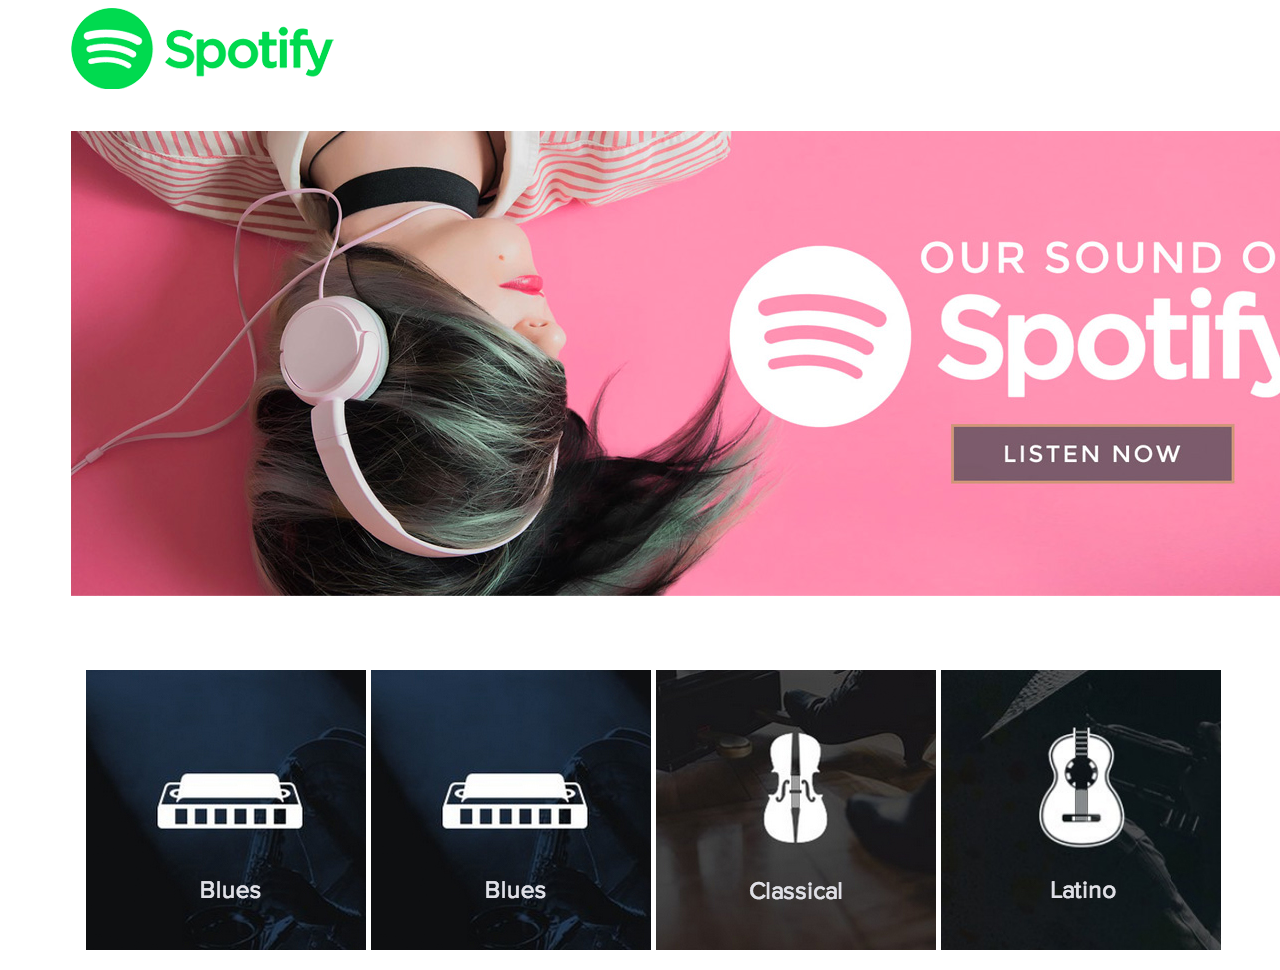
<file: Animation Menu/index.html>
<!DOCTYPE html>
<html lang="en">

<head>
    <meta charset="UTF-8">
    <meta http-equiv="X-UA-Compatible" content="IE=edge">
    <meta name="viewport" content="width=device-width, initial-scale=1.0">
    <link rel="stylesheet" href="style.css">
    <title>Document</title>
</head>

<body>
    <div class="spotify">
        <img src="images/logo.png" alt="">
    </div>
    <div class="banner">
        <img src="images/banner.jpg" alt="">
    </div>
    <div class="menu">
        <ul>
            <li>
                <a href="#">
                    <img src="images/blues.jpg" alt="">
                </a>
            </li>
            <li>
                <a href="#">
                    <img src="images/blues.jpg" alt="">
                </a>
            </li>
            <li>
                <a href="#">
                    <img src="images/classical.jpg" alt="">
                </a>
            </li>
            <li>
                <a href="#">
                    <img src="images/latino.jpg" alt="">
                </a>
            </li>
        </ul>
    </div>
</body>

</html>
</file>
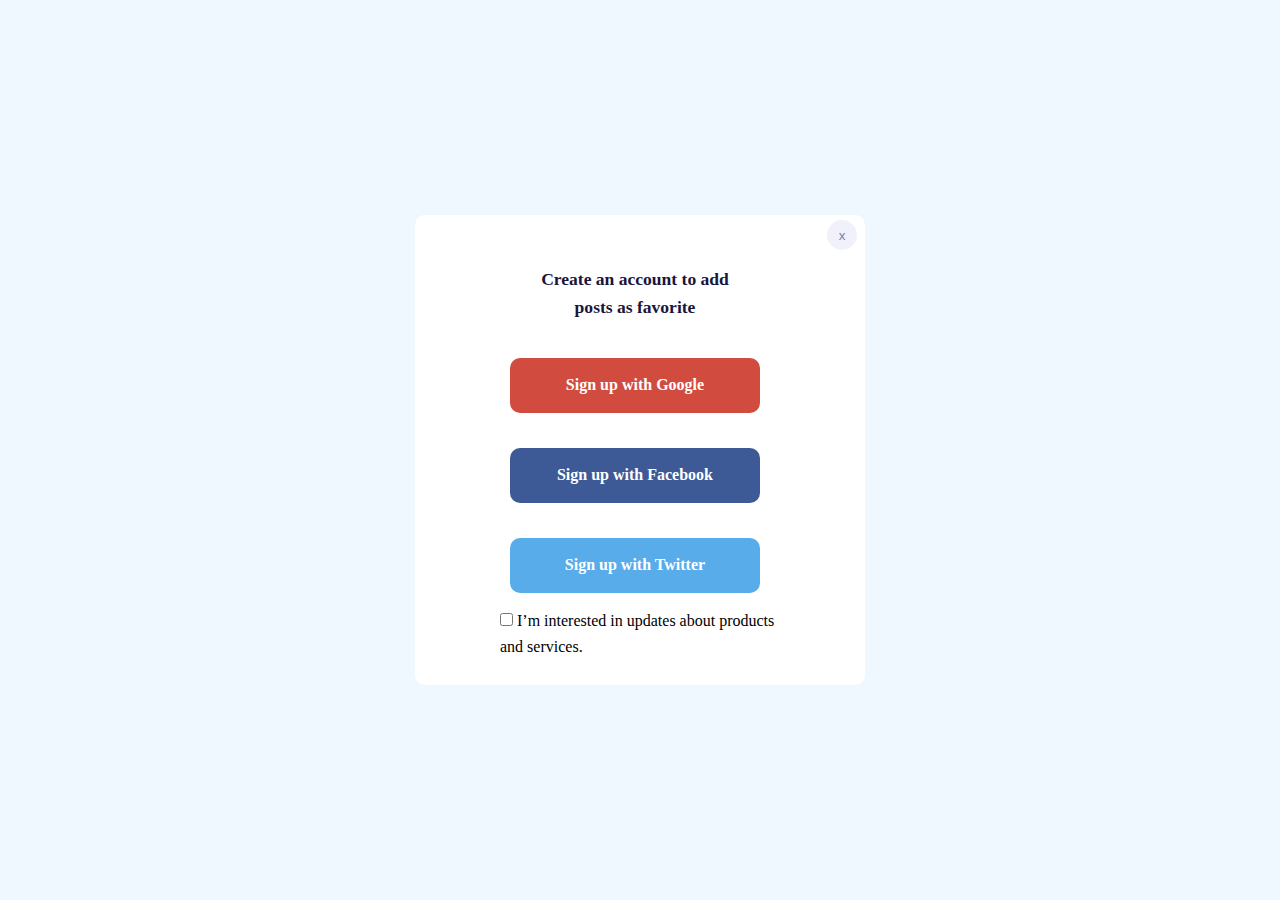
<file: Create-Account/index.html>
<!DOCTYPE html>
<html lang="en">
<head>
    <meta charset="UTF-8">
    <meta http-equiv="X-UA-Compatible" content="IE=edge">
    <meta name="viewport" content="width=device-width, initial-scale=1.0">
    <link rel="stylesheet" href="style.css">
    <title>Create Account</title>
</head>
<body>
    <div class="container">
        <div class="content">
           <div class="close">
            <button class="close-btn">x</button>
           </div>
           <div class="title">
               <h3>Create an account to add posts as favorite</h3>
           </div>
           <div class="signup-buttons">
               <div class="google-btn">
                Sign up with Google
               </div>
               <div class="facebook-btn">
                Sign up with Facebook
               </div>
               <div class="twitter-btn">
                Sign up with Twitter
               </div>
           </div>
           <div class="checkbox-field">
               <span class="input-field"> <input type="checkbox" name="" id="" value=""></span>
               <span class="text-field">I’m interested in updates about products and services.</span>              
           </div>
        </div>
    </div>
</body>
</html>
</file>
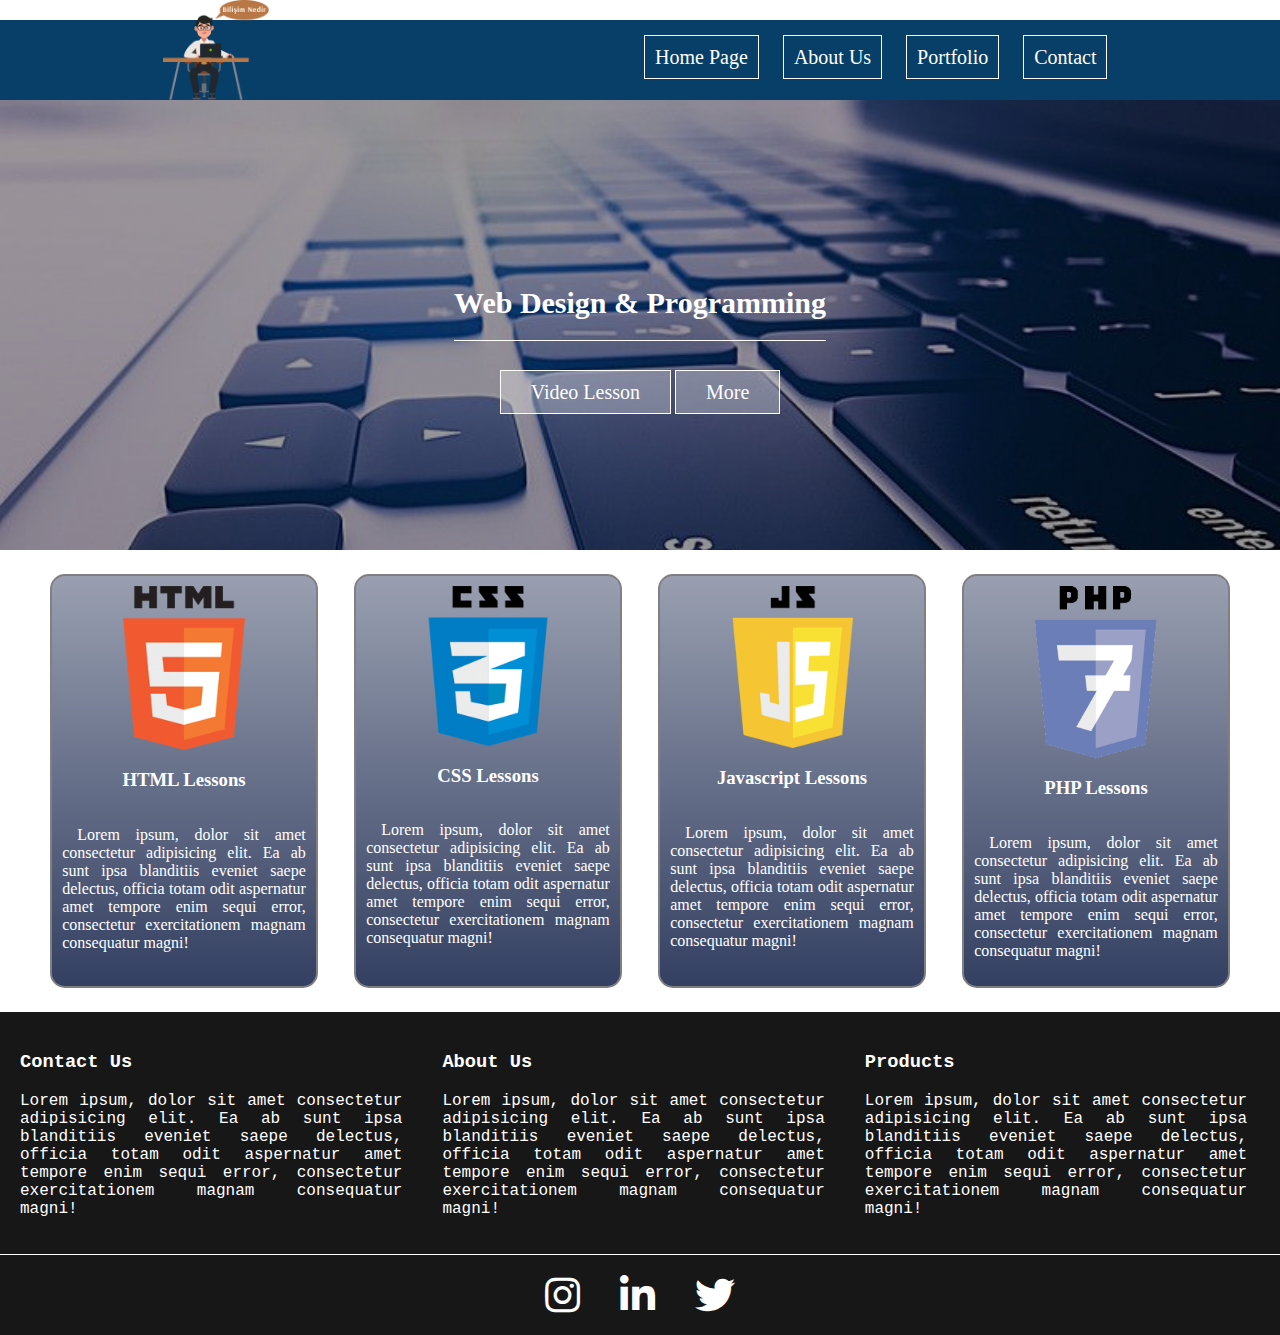
<file: Education-Site/index.html>
<!DOCTYPE html>
<html lang="en">

<head>
    <meta charset="UTF-8">
    <meta http-equiv="X-UA-Compatible" content="IE=edge">
    <meta name="viewport" content="width=device-width, initial-scale=1.0">
    <link rel="stylesheet" href="./css/style.css">
    <link rel="stylesheet" href="./css/all.css">
    <link rel="shortcut icon" href="https://cdn3.iconfinder.com/data/icons/design-and-development-6/200/vector_366_08-256.png"
        type="image/x-icon">
    <title>Web Site</title>
</head>

<body>
    <div class="menu-bar">
        <div class="logo">
            <img src="./images/logo.png" alt="">
        </div>
        <div class="menu">
            <ul>
                <li><a href="">Home Page</a></li>
                <li><a href="">About Us</a></li>
                <li><a href="">Portfolio</a></li>
                <li><a href="">Contact</a></li>
            </ul>
            <i class="fas fa-bars"></i>
        </div>
    </div>
    <div class="gallery">
        <div class="web">
            <h4>Web Design & Programming</h4>
        </div>
        <div class="button">
            <a href="">Video Lesson</a>
            <a href="">More</a>
        </div>
    </div>
    <div class="middle-field">
        <div class="middle">
            <div class="content"><img src="images/html.png" alt="">
                <h3>HTML Lessons</h3>
                <p>
                    Lorem ipsum, dolor sit amet consectetur adipisicing elit. Ea ab sunt ipsa blanditiis eveniet saepe
                    delectus, officia totam odit aspernatur amet tempore enim sequi error, consectetur exercitationem
                    magnam consequatur magni!
                </p>
            </div>
        </div>
        <div class="middle">
            <div class="content"><img src="images/css.png" alt="">
                <h3>CSS Lessons</h3>
                <p>
                    Lorem ipsum, dolor sit amet consectetur adipisicing elit. Ea ab sunt ipsa blanditiis eveniet saepe
                    delectus, officia totam odit aspernatur amet tempore enim sequi error, consectetur exercitationem
                    magnam consequatur magni!
                </p>
            </div>
        </div>
        <div class="middle">
            <div class="content"><img src="images/js.png" alt="">
                <h3>Javascript Lessons</h3>
                <p>
                    Lorem ipsum, dolor sit amet consectetur adipisicing elit. Ea ab sunt ipsa blanditiis eveniet saepe
                    delectus, officia totam odit aspernatur amet tempore enim sequi error, consectetur exercitationem
                    magnam consequatur magni!
                </p>
            </div>
        </div>
        <div class="middle">
            <div class="content"><img src="images/php.png" alt="">
                <h3>PHP Lessons</h3>
                <p>
                    Lorem ipsum, dolor sit amet consectetur adipisicing elit. Ea ab sunt ipsa blanditiis eveniet saepe
                    delectus, officia totam odit aspernatur amet tempore enim sequi error, consectetur exercitationem
                    magnam consequatur magni!
                </p>
            </div>
        </div>
    </div>
    <div class="down-field">
        <div class="content">
            <h3>Contact Us</h3>
            <p>
                Lorem ipsum, dolor sit amet consectetur adipisicing elit. Ea ab sunt ipsa blanditiis eveniet saepe
                delectus, officia totam odit aspernatur amet tempore enim sequi error, consectetur exercitationem
                magnam consequatur magni!
            </p>
        </div>
        <div class="content">
            <h3>About Us</h3>
            <p>
                Lorem ipsum, dolor sit amet consectetur adipisicing elit. Ea ab sunt ipsa blanditiis eveniet saepe
                delectus, officia totam odit aspernatur amet tempore enim sequi error, consectetur exercitationem
                magnam consequatur magni!
            </p>
        </div>
        <div class="content">
            <h3>Products</h3>
            <p>
                Lorem ipsum, dolor sit amet consectetur adipisicing elit. Ea ab sunt ipsa blanditiis eveniet saepe
                delectus, officia totam odit aspernatur amet tempore enim sequi error, consectetur exercitationem
                magnam consequatur magni!
            </p>
        </div>
        <div class="social">
            <a href="">
               <i class="fab fa-instagram"></i>
            </a>
            <a href="">
                <i class="fab fa-linkedin-in"></i>
            </a>
            <a href="">
                <i class="fab fa-twitter"></i>
            </a>
        </div>
    </div>
</body>

</html>
</file>
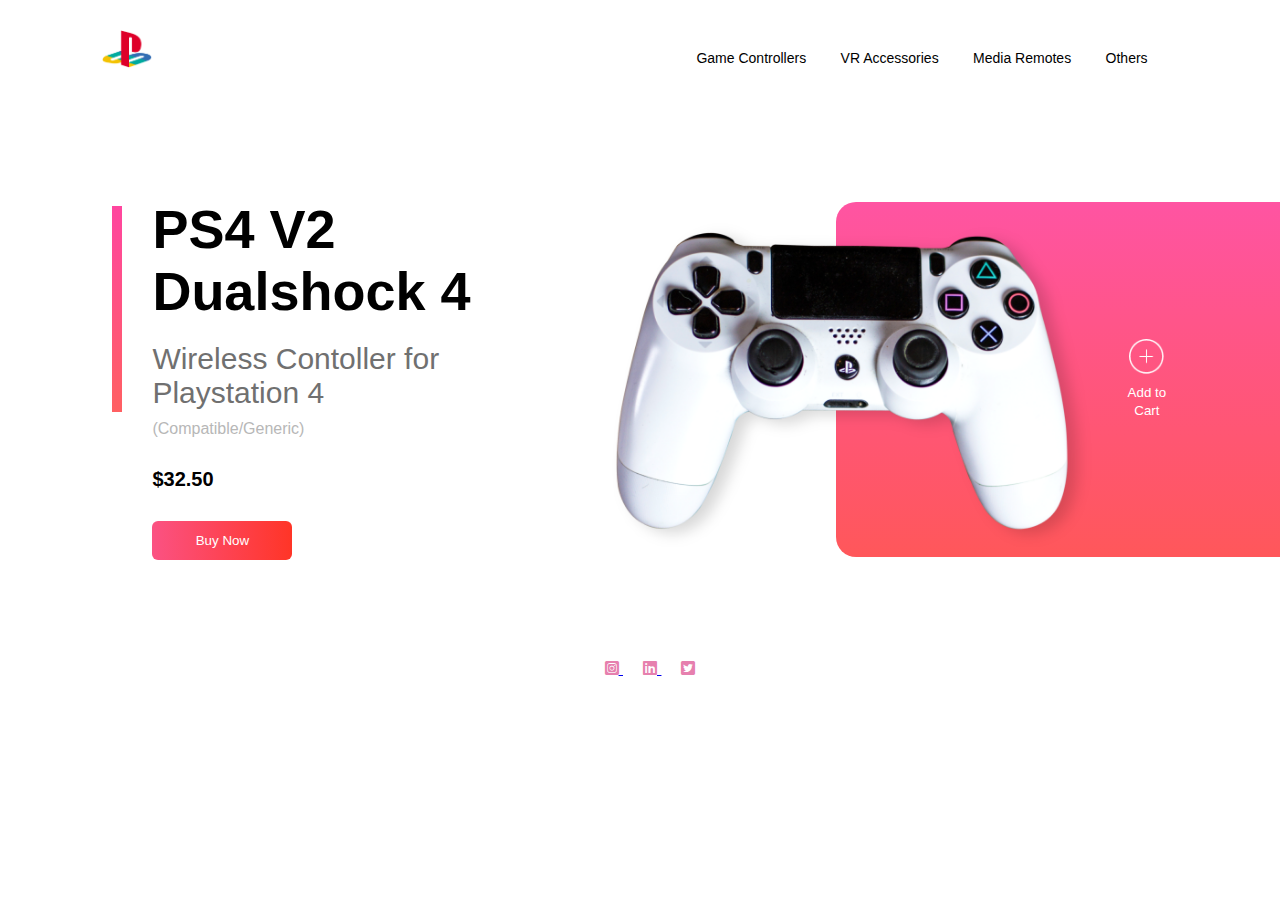
<file: Playstation/index.html>
<!DOCTYPE html>
<html lang="en">

<head>
    <meta charset="UTF-8">
    <meta http-equiv="X-UA-Compatible" content="IE=edge">
    <meta name="viewport" content="width=device-width, initial-scale=1.0">
    <link rel="stylesheet" href="./css/style.css">
    <link rel="stylesheet" href="./css/all.css">
    <title>Playstation</title>
</head>

<body>
    <div class="container">
        <div class="navbar">
            <img src="./images/logo.png" class="logo" alt="">
            <nav>
                <ul id="menuList">
                    <li><a href="">Game Controllers</a></li>
                    <li><a href="">VR Accessories</a></li>
                    <li><a href="">Media Remotes</a></li>
                    <li><a href="">Others</a></li>
                </ul>
            </nav>
            <img src="./images/menu.png" class="menu-icon" onclick="toggleMenu()" alt="">
        </div>
        <div class="row">
            <div class="col-1">
                <h2>PS4 V2 <br>Dualshock 4</h2>
                <h3>Wireless Contoller for Playstation 4</h3>
                <p>(Compatible/Generic)</p>
                <h4>$32.50</h4>
                <button type="button">Buy Now
                    <img src="./images/arrow.png" alt="">
                </button>
            </div>
            <div class="col-2">
                <img src="./images/controller.png" class="controller" alt="">
                <div class="color-box"></div>
                <div class="add-btn">
                    <img src="./images/add.png" alt="">
                    <p>
                        <small>Add to Cart</small>
                    </p>
                </div>
            </div>
        </div>
        <div class="social-links">
            <a href="https://www.instagram.com/yavuzz.imer/" target="_blank">
                <i class="fab fa-instagram-square"></i>
            </a>
            <a href="https://www.linkedin.com/in/kyavuzimer/" target="_blank">
                <i class="fab fa-linkedin"></i>
            </a>
            <a href="">
                <i class="fab fa-twitter-square"></i>
            </a>
        </div>
    </div>
    <script>
        const menuList = document.getElementById("menuList")
        menuList.style.maxHeight = "0px"
        const toggleMenu = () => {
            if (menuList.style.maxHeight == "0px")
                menuList.style.maxHeight = "130px"
            else
            menuList.style.maxHeight = "0px"
        }
    </script>
</body>

</html>
</file>
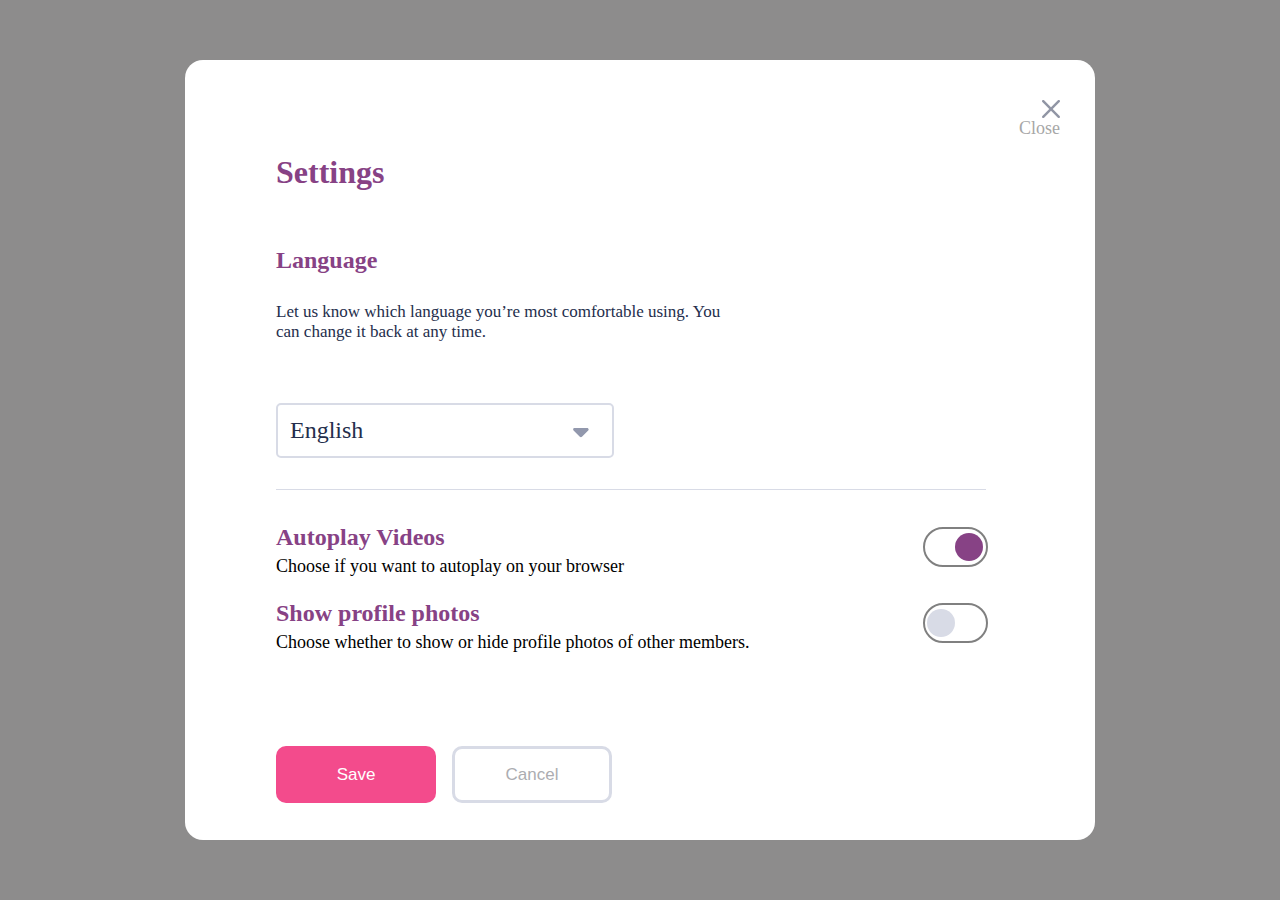
<file: Settings/index.html>
<!DOCTYPE html>
<html lang="en">

<head>
    <meta charset="UTF-8">
    <meta http-equiv="X-UA-Compatible" content="IE=edge">
    <meta name="viewport" content="width=device-width, initial-scale=1.0">
    <link rel="shortcut icon" href="https://cdn2.iconfinder.com/data/icons/flat-seo-web-ikooni/128/flat_seo-17-256.png"
        type="image/x-icon">
    <link rel="stylesheet" href="style.css">
    <title>Settings</title>
</head>

<body>
    <div class="container">
        <div class="btn-field">
            <button class="btn-settings" onclick="btnClick()">Settings</button>
        </div>

        <div class="modal">
            <div class="settings-form">
                <span class="close-field" onclick="modalOff()">
                    <span class="img-field"> <img class="close-img" src="images/icon-close.svg" alt="" srcset=""></span>
                    <span class="close-text">Close</span>
                </span>
                <span class="modal-title">
                    <h1>Settings</h1>
                </span>
                <span class="modal-subtitle">
                    <h2>Language</h2>
                </span>
                <span class="modal-explanation">
                    <p>
                        Let us know which language you’re most comfortable using. You
                        can change it back at any time.
                    </p>
                </span>
                <div class="dropdown">
                    <div class="dropdown-title">
                        <span>English</span>
                        <span class="select-img" onclick="dropDown_click()"><img src="images/select-arrow.svg" alt=""
                                srcset=""></span>
                    </div>
                </div>
                <div class="dropdown-select">
                    <div class="select">English</div>
                    <div class="select">Türkçe</div>
                    <div class="select">Deutch</div>
                </div>
                <span class="line"></span>
                <div class="settings-select">
                    <div class="settings-select-text">
                        <h2>Autoplay Videos</h2>
                        <p>
                            Choose if you want to autoplay on your browser
                        </p>
                        <input class="check1" type="checkbox">
                    </div>
                    <div class="settings-select-text">
                        <h2>Show profile photos</h2>
                        <p>
                            Choose whether to show or hide profile photos of other members.
                        </p>
                        <input class="check2" type="checkbox">
                    </div>
                </div>
                <div class="buttons">
                    <button class="btn btn-save">Save</button>
                    <button class="btn btn-cancel">Cancel</button>
                </div>
            </div>
        </div>

    </div>
    <script src="script.js"></script>
</body>

</html>
</file>
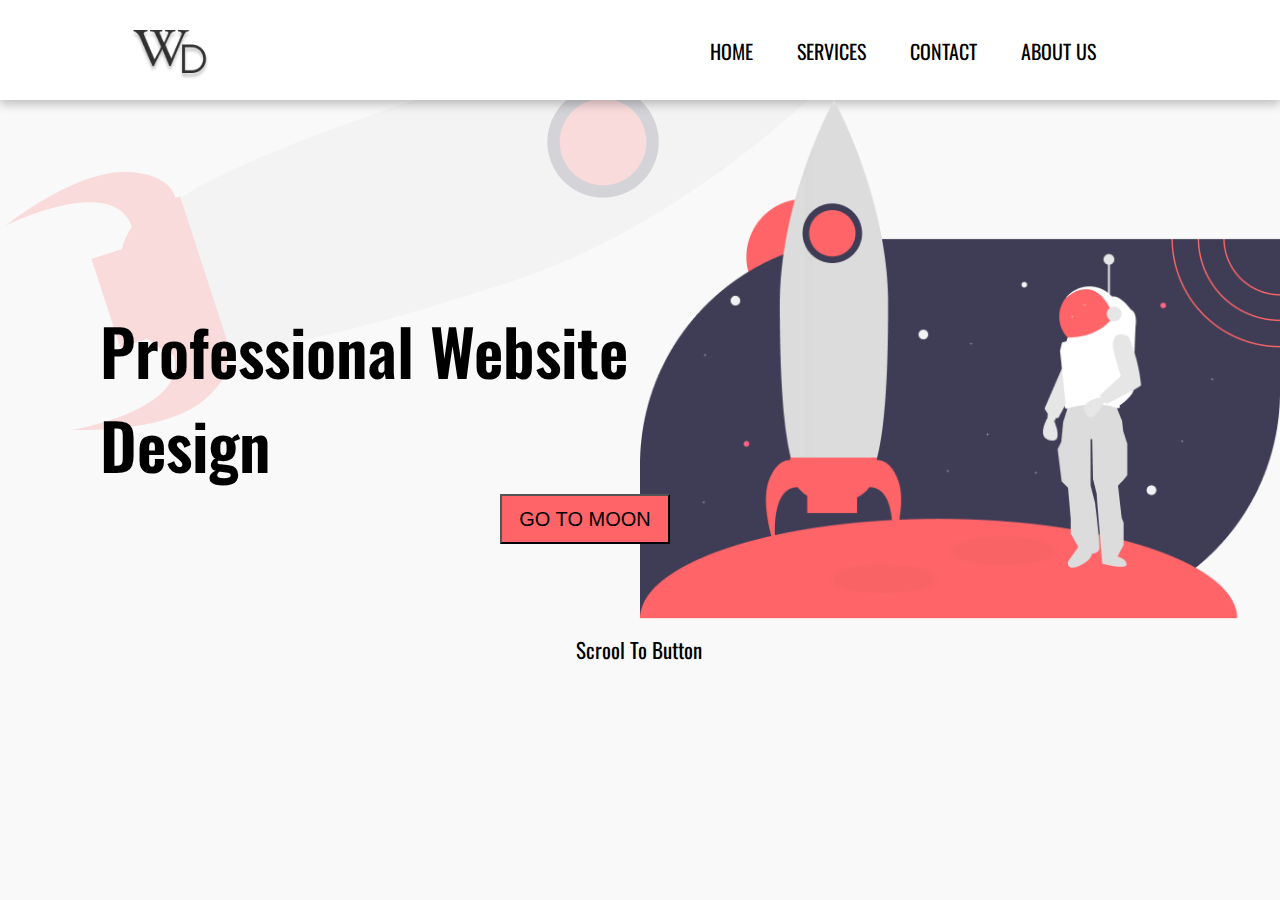
<file: Website-Design/index.html>
<!DOCTYPE html>
<html lang="en">

<head>
    <meta charset="UTF-8">
    <meta http-equiv="X-UA-Compatible" content="IE=edge">
    <meta name="viewport" content="width=device-width, initial-scale=1.0">
    <link rel="stylesheet" href="./css/style.css">
    <title>Moon</title>
</head>

<body>
    <div class="navbar">
        <img src="./images/logo.png" alt="" class="logo">
        <ul>
            <li><a href="">HOME</a></li>
            <li><a href="">SERVICES</a></li>
            <li><a href="">CONTACT</a></li>
            <li><a href="">ABOUT US</a></li>
        </ul>
    </div>
    <div class="entry">
        <div class="title">
            <h2>Professional Website Design</h2>
            <button class="btn">GO TO MOON</button>
        </div>
        <div class="img">
            <img src="./images/moon.png" alt="" class="moon">
        </div>
    </div>
    <a href="#" class="scrool">Scrool To Button</a>
</body>

</html>
</file>
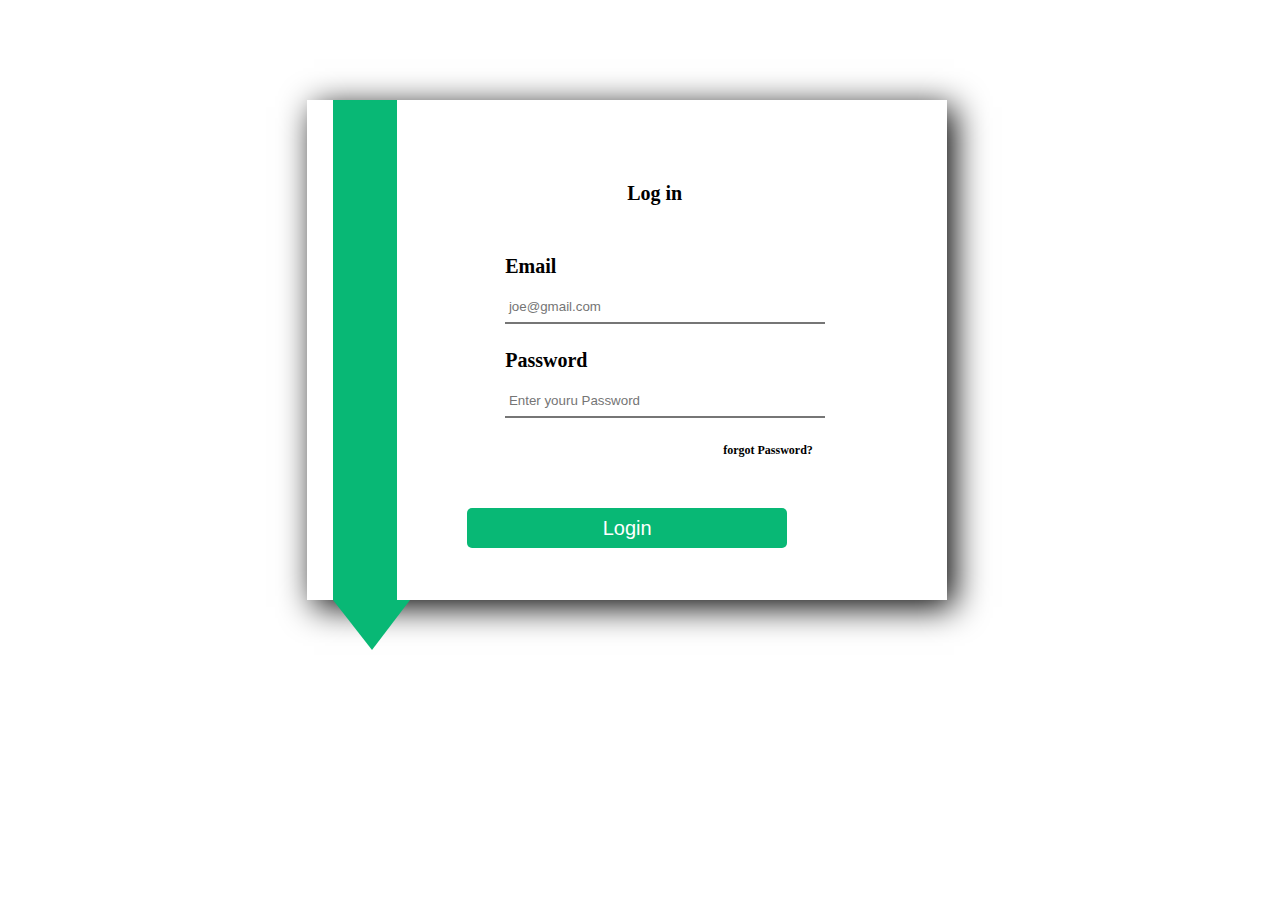
<file: Login/login.html>
<!DOCTYPE html>
<html lang="en">

<head>
    <meta charset="UTF-8">
    <meta http-equiv="X-UA-Compatible" content="IE=edge">
    <meta name="viewport" content="width=device-width, initial-scale=1.0">
    <link rel="stylesheet" href="style.css">
    <script src="login.js"></script>
    <title>Document</title>
</head>

<body>
    <div class="mid-div">
        <div class="login-div"><b>Log in</b></div>
        <div class="email-div"><b>Email</b></div>
        <input type="text" placeholder=" joe@gmail.com" class="textbox" id="email">
        <div  class="pass-div"><b>Password</b></div>
        <input type="password" placeholder=" Enter youru Password" class="textbox" id="password"><br>
        <a href="#">
            <div id="email" class="forgot-div"><b>forgot Password?</b></div>
        </a>
        <button onclick="login()" class="button">Login</button>
    </div>
    <div class="left-div-in"></div>
    <div class="triangle-div"></div>
</body>

</html>
</file>
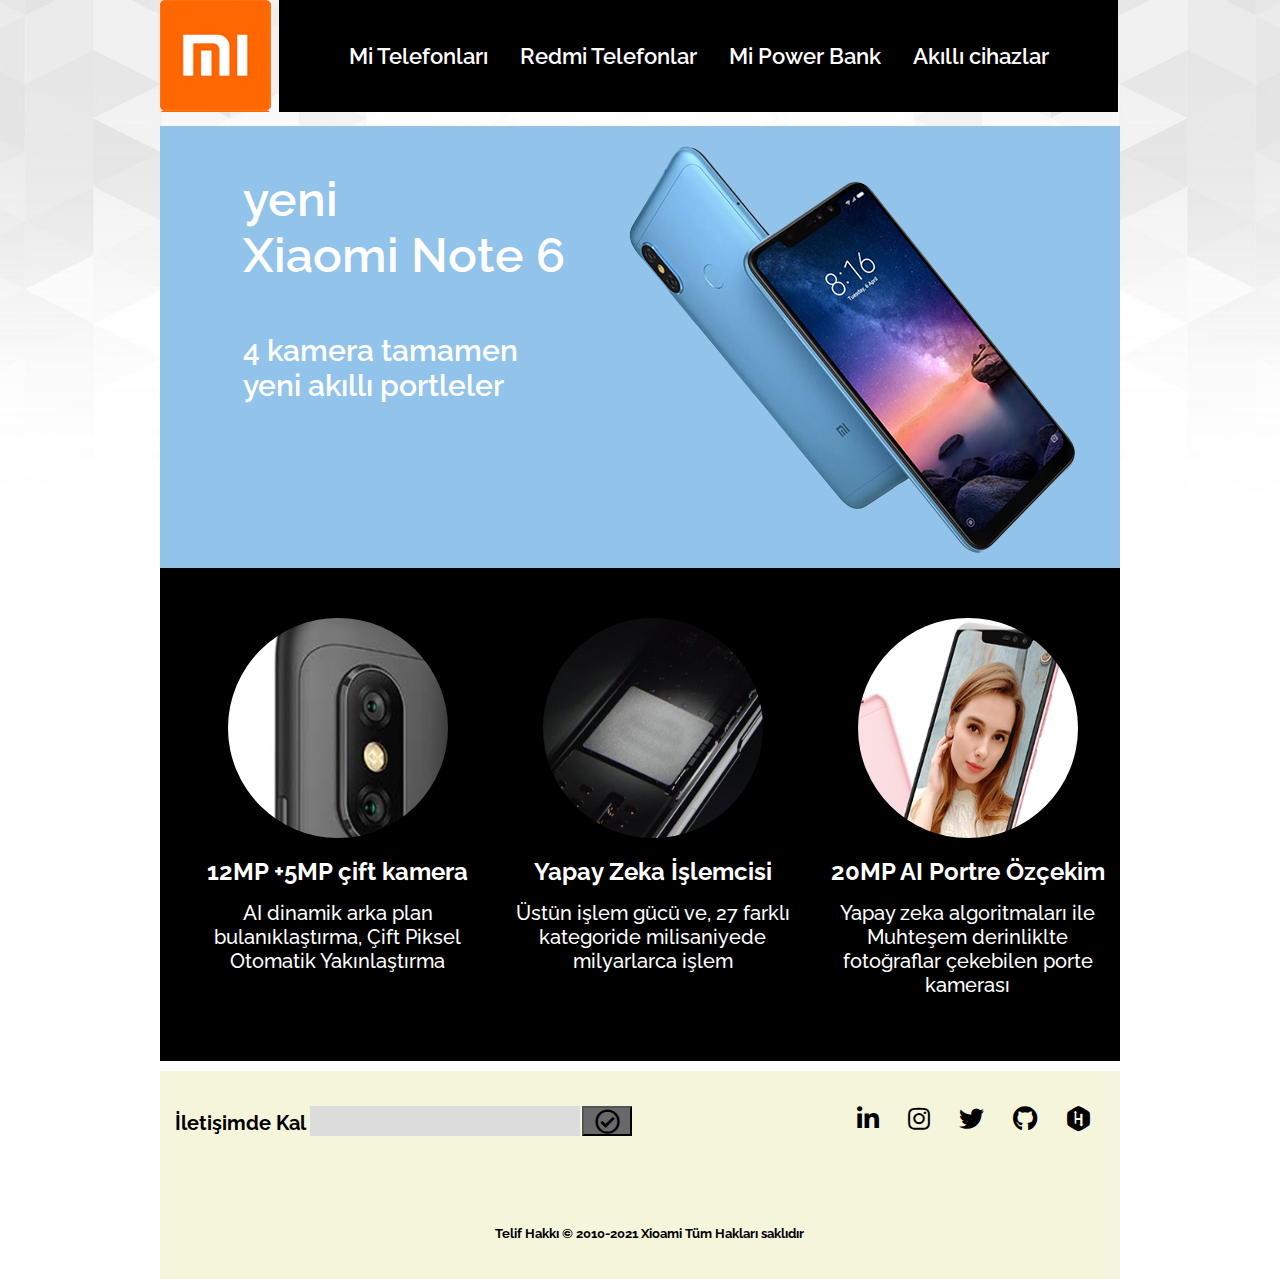
<file: Page/homepage.html>
<!DOCTYPE html>
<html lang="en">
<head>
    <meta charset="UTF-8">
    <meta http-equiv="X-UA-Compatible" content="IE=edge">
    <meta name="viewport" content="width=device-width, initial-scale=1.0">
    <link rel="stylesheet" href="style.css">
    <link rel="stylesheet" href="https://cdnjs.cloudflare.com/ajax/libs/font-awesome/5.15.3/css/all.min.css">
    <title>Home Page</title>
</head>
<body>
    <div id="container">
        <div id="header">
            <div id="logo"></div>
            <div id="menu">
                <ul>
                    <li><a href="#">Mi Telefonları</a></li>
                    <li><a href="#">Redmi Telefonlar</a></li>
                    <li><a href="#">Mi Power Bank</a></li>
                    <li><a href="#">Akıllı cihazlar</a></li>
                </ul>
            </div>
            <div id="banner">
                <div id="bannerleft">
                    <h1>yeni<br>Xiaomi Note 6</h1>
                    <h2>4 kamera tamamen<br>yeni akıllı portleler</h2>
                </div>
                <div id="bannerright">
                    <img src="images/xiaomi_note_6.png" alt="">
                </div>
            </div>
            <div id="homeBoxes">
                <div class="box">
                    <div class="circleImage">
                        <img src="images/gorsel_1.jpg" alt="">
                        <h3>12MP +5MP çift kamera</h3>
                        <p>AI dinamik arka plan<br> bulanıklaştırma,
                             Çift Piksel Otomatik Yakınlaştırma</p>
                    </div>
                </div>

                <div class="box">
                    <div class="circleImage">
                        <img src="images/gorsel_2.jpg" alt="">
                        <h3>Yapay Zeka İşlemcisi</h3>
                        <p>Üstün işlem gücü ve, 27 farklı<br>
                             kategoride milisaniyede milyarlarca işlem</p>
                    </div>
                </div>

               
                <div class="box">
                    <div class="circleImage">
                        <img src="images/gorsel_3.jpg" alt="">
                        <h3>20MP AI Portre Özçekim</h3>
                        <p>Yapay zeka algoritmaları ile
                     Muhteşem derinliklte fotoğraflar çekebilen porte 
                     kamerası </p>
                    </div>
                </div>
            </div>
            <div class="contact">
                <p>İletişimde Kal</p>
                <input type="text">
                <button><i class="far fa-check-circle"></i></button>
                <div class="social">
                    <i class="fab fa-linkedin-in"></i>
                    <i class="fab fa-instagram"></i>
                    <i class="fab fa-twitter"></i>
                    <i class="fab fa-github"></i>
                    <i class="fab fa-hackerrank"></i><br>
                    <p>Telif Hakkı © 2010-2021 Xioami Tüm Hakları saklıdır</p>
                </div>
            </div>
        </div>
    </div>
</body>
</html>
</file>
<file: Animation Menu/style.css>
*{
    list-style: none;
    text-decoration: none;
}
.spotify{
    margin-left: 5%;
}
.banner{
    margin: 38px 0 0 5%;
}
.menu{
    width: 93%;
    margin-left: 3%;
    margin-top: 70px;
}
.menu ul{
    display: flex;
    justify-content: space-between;
    }
.menu li{
display: inline-block;
}
.menu img{
    opacity: 1;
    transition: all 0.4s;
    transform: scale(1);
}
.menu img:hover{
    opacity: 0.7;
    transform: scale(1.1);
}
</file>
<file: Create-Account/style.css>
*{
    margin: 0;
    padding: 0;
    text-decoration: none;
    list-style: none;
}
.container{
    background-color: aliceblue;
    width: auto;
    height: 100vh;
    display: flex;
    justify-content: center;
    align-items: center;
}
.content{
    background-color:#FFFFFF;
    width: 450px;
    height:470px;
    border-radius: 10px;
    position: relative;
}
.close-btn{
    width: 30px;
    height: 30px;
    background-color: #F1F1FC;
    color: #797EA8;
    border-radius: 100px;
    position: absolute;
    right: 8px;
    top: 5px;
    overflow: hidden;
    border: none;
}
.close-btn:hover{
    cursor: pointer;
    background-color: red;
    color: #FFFFFF;
}
.title{
    position:absolute;
    top: 50px;
    left: 110px;
    width: 220px;
    text-align: center;
    font-family: Roboto;
    font-style: normal;
    font-weight: bold;
    font-size: 15px;
    line-height: 28px;
    color: #17163C;
}
.signup-buttons{
    width: 280px;
    height: 270px;
    color: white;
    position: absolute;
    top: 125px;
    left: 80px;
    display: flex;
    flex-direction: column;
    justify-content: center;
    align-items: center;
    justify-content: space-around;
}
.google-btn{
    width: 250px;
    height: 55px;
    border-radius:10px;
    top: 10px; 
    color: #FFFFFF;
    display: flex;
    align-items: center;
    justify-content: center;
    background-color: #D14B3E;
    font-family: Roboto;
    font-style: normal;
    font-weight: bold;
    font-size: 16px;
    line-height: 32px;  
    user-select: none;
    
}
.google-btn:hover{cursor: pointer;}
.facebook-btn{
    width: 250px;
    height: 55px;
    border-radius:10px;
    top: 75px; 
    color: #FFFFFF;
    display: flex;
    align-items: center;
    justify-content: center;
    background-color: #3D5A96;
    font-family: Roboto;
    font-style: normal;
    font-weight: bold;
    font-size: 16px;
    line-height: 32px;    
    user-select: none;
    
}
.facebook-btn:hover{cursor: pointer;}
.twitter-btn{
    width: 250px;
    height: 55px;
    border-radius:10px;
    color: #FFFFFF;
    display: flex;
    align-items: center;
    justify-content: center;
    background-color: #58ACEA;    
    font-family: Roboto;
    font-style: normal;
    font-weight: bold;
    font-size: 16px;
    line-height: 32px;
    user-select: none;
}
.twitter-btn:hover{cursor: pointer;}
.checkbox-field{ 
    width: 290px;
    position: absolute;
    bottom:25px;
    left: 85px;
}
.text-field{
    font-family: Roboto;
    font-style: normal;
    font-weight: 500;
    font-size: 16px;
    line-height: 26px;
}
</file>
<file: Education-Site/css/style.css>
body{
    margin: 0;
    padding: 0;
    display: flex;
    flex-direction: column;
    align-items: center;
}
.menu-bar{
    height: 80px;
    width: 100%;
    background-color: #073f68;
    margin-top: 20px;
    display: flex;
    justify-content: space-around;
}
.logo{
    margin-top:-20px ;
}
.logo img{
    height: 100px;
}
.menu i{
    display: none;
}
.menu ul li{
    list-style: none;
    display: inline-block;
    padding: 5px;
    margin: 5px;
}
.menu a{
    color: #fff;
    font-size: 20px;
    text-decoration: none;
    box-sizing: border-box;
    border: 1px solid #fff;
    padding: 10px;
    transition: 0.5s;
}
.menu li:hover a{
    color: #073f68;
    background-color: #fff;
}
.gallery{
    width: 100%;
    height: 50vh;
    background: linear-gradient(rgba(0,0,0,0.4),rgba(0,0,0,0.4)),url("../images/galeri.jpg");
    background-position: center;
    background-size: cover;
    display: flex;
    justify-content: center;
    align-items: center;
    flex-direction: column;    

}
.gallery .web{
    color: #fff;
    font-family: calibri;
    font-size: 30px;
}
.gallery a{
    font-family: calibri;
    color: #fff;
    font-size: 20px;
    padding: 10px 30px;
    text-decoration: none;
    box-sizing: border-box;
    border: 1px solid #fff;
    background-color: rgba(255, 255, 255, 0.3);
    transition: 0.4s;
}
.gallery a:hover{
    color: #073f68;
    background-color: #fff;
    padding: 10px;
}
.web h4{
    border-bottom: 1px solid #fff;
    padding-bottom: 20px;
}
.middle-field{
    display: flex;
    width: 95%;
    justify-content: space-around;
}
.middle{
    width: 22%;
    border: 2px solid gray;
    border-radius: 15px;
    margin: 2% 0;
    box-sizing: border-box;
    background: linear-gradient(rgba(52,64,98,0.5),rgba(52,64,98,1));
}
.middle .content{
    display: flex;
    justify-content: center;
    align-items: center;
    flex-direction: column;
    padding: 10px;
    text-align: justify;
    font-family: verdana;
    color: #fff;
}
.middle p{text-indent: 15px;}
.middle img{width: 50%;}
.down-field{
    display: flex;
    flex-wrap: wrap;
    width: 100%;
    height: auto;
    background-color: #171717;
    color: #fff;
}
.down-field .content{
    width: 33%;
    padding: 20px;
    box-sizing: border-box;
    text-align: justify;
    font-family: courier;
}
.down-field .social{
    display: flex;
    justify-content: center;
    align-items: center;
    width: 100%;
    font-size: 40px;
    border-top: 1px solid #fff;
}
.down-field i{margin: 20px;}
.down-field a{color: #fff;}
.down-field a:nth-child(1):hover{color: red;}
.down-field a:nth-child(2):hover{color: rgb(59, 59, 240);}
.down-field a:nth-child(3):hover{color: aqua}

/* Tablet */

@media only screen and (max-width:992px){
    .middle-field{
        flex-wrap: wrap;
    }
    .middle{
        width: 48%;
    }
    .middle img{
        width: 30%;
    }
}

/* Cep tel */

@media only screen and (max-width:768px){
    /* menu responsive*/
    .menu-bar{
        justify-content: space-between;
    }
    .menu-bar .logo{margin-left: 10%;}
    .menu-bar .menu{margin-right: 10%;}
    .menu ul{
        display: none;
    }
    .menu i{
        display: block;
        cursor: pointer;
        border:1px solid #fff;
        padding: 5px;
        border-radius: 15%;
        margin-top: 50%;
    }
    /* middle field */
    .middle{width: 100%;}
    .middle .content{flex-direction: row;}
    .content img,h3,p{padding: 1%;}

    /* down field*/
    .down-field .content{
        display: flex;
        width: 100%;
        flex-direction: column;
        justify-content: center;
        align-items: center;
    }
}
</file>
<file: Playstation/css/style.css>
*{
    margin: 0;
    padding: 0;
    font-family: sans-serif;
}
.container{
    width: 100%;
    min-height: 100vh;
    padding-left: 8%;
    padding-right: 8%;
    box-sizing: border-box; 
    overflow: hidden;
}
.navbar{
    width: 100%;
    display: flex;
    align-items: center;
}
.logo{
    width: 50px;
    cursor: pointer;
    margin: 30px 0;
}
.menu-icon{
    width: 25px;
    cursor: pointer;
    display: none;
}
nav{
    flex: 1;
    text-align: right;
}
nav ul li{
    list-style: none;
    display: inline-block;
    margin-right: 30px;
}
nav ul li a{
    text-decoration: none;
    color: #000;
    font-size: 14px;
    transition: 0.5s;
}
nav ul li a:hover{
    color: #ff5ea2;
}
.row{
    display: flex;
    justify-content: space-between;
    align-items: center;
    margin: 100px 0;
}
.col-1{
    flex-basis: 40%;
    position: relative;
    margin-left: 50px;
}
.col-1 h2{
    font-size: 54px;
}
.col-1 h3{
    font-size: 30px;
    color: #707070;
    font-weight: 100;
    margin: 20px 0 10px;
}
.col-1 p{
    font-size: 16px;
    color: #b7b7b7;
    font-weight: 100;

}
.col-1 h4{
    margin: 30px 0;
    font-size: 20px;
}
button{
    width: 140px;
    border: 0;
    padding: 12px 10px;
    outline: none;
    color: #fff;
    background: linear-gradient(to right,#fb5283,#ff3527);
    border-radius: 6px;
    cursor: pointer;
    transition: width 0.5s;
}
button img{
    width: 30px;
    display: none;
}
button:hover img{
    display:block;
}
button:hover{
    width: 160px;
    display: flex;
    align-items: center;
    justify-content: space-evenly;
}
.col-1::after{
    content: '';
    width: 10px;
    height: 57%;
    background: linear-gradient(#ff469f,#ff6062);
    position: absolute;
    left: -40px;
    top: 8px;
}
.col-2{
    position: relative;
    flex-basis: 60%;
    display: flex;
    align-items: center;
}
.col-2 .controller{
    width: 90%;
}
.color-box{
    position: absolute;
    right: 0;
    top: 0;
    background: linear-gradient(#ff54a2,#ff575a);
    width: 80%;
    height: 100%;
    z-index: -2;
    transform: translateX(150px);
    border-radius: 20px 0 0 20px;
}
.add-btn img{
    width: 35px;
    margin-bottom: 5px;
}
.add-btn{
    text-align: center;
    color: #fff;
    cursor: pointer;
}
.social-links i{
    height: 10px;
    cursor: pointer;
    margin-left: 20px;
    color: #000;
    color: #e680ae;
}
.social-links{
    text-align: center;
}

@media only screen and (max-width:700px){
    nav ul{
        width: 100%;
        background: linear-gradient(#ff54a2,#ff575a);
        position: absolute;
        top: 75px;
        right: 0;
        z-index: 2;
    }
    nav ul li{
        display: block;
        margin-top: 10px;
        margin-bottom: 10px;
    }
    nav ul li a{
       color: #fff;
    }
    .menu-icon{
        display: block;
    }
    #menuList{
        overflow: hidden;
        transition: 0.5s;
    }
    .row{
        flex-direction: column-reverse;
        margin: 50px 0;
    }
    .col-2{
        flex-basis: 100%;
        margin-bottom: 50px;
    }
    .col-2 .controller{
        width: 77%;
    }
    .color-box{
        transform: translateX(75px);
    }
    .col-1{
        flex-basis: 100%;
    }
    .col-2 h2{
       font-size: 35px;
    }
    .col-2 h3{
        font-size: 35px;
     }
}
</file>
<file: Settings/style.css>
*{
    margin: 0;
    padding: 0;
}
body{
    background-color: #F2F2F2;
    overflow-x: hidden;
}
.container{
    width: 100%;
    height: 100vh;
    margin: 0 auto;
    display: flex;
    justify-content: center;
    align-items: center;
}
.btn-settings{
    width: 175px;
    height: 56px;
    background-color: transparent;
    border-radius:4px;
    border: 2px solid #F34B8C;
    color:  #F34B8C;
    font-weight: 800;
    font-size: 14pt;
    font-style: normal;
    display: none;
}
.btn-settings:hover{cursor: pointer;}

.modal{
    display: block;
    width: 100%;
    height: 100vh;
    background-color: #8d8c8c;
    display: flex;
    justify-content: center;
    align-items: center;
}
.settings-form{
    width: 910px;
    height: 780px;
    background-color: #fff;
    border-radius: 18px;
    position: relative;
}
.close-field{
    display: inline-block;
    position:absolute;
    right: 35px;
    top: 40px;
    user-select: none;
}
.close-field:hover{
    cursor: pointer;
}
.close-field>.img-field{
    display: flex;
    justify-content: end;
}
.close-img{
    display: block;
}
.close-text{
    color: rgb(167, 167, 167);
    font-size: 18px;
}
.modal-title{
    display: inline-block;
    position: absolute;
    top: 12%;
    left: 10%;
}
.modal-title>h1{
    color: #874285;
    font-family: Mulish;
    font-style: normal;
    font-weight: 900;
    font-size: 32px;
}
.modal-subtitle{
   position: absolute;
   top: 24%;
   left: 10%;
}
.modal-subtitle>h2{
    color: #874285;
    font-style: normal;
    font-weight: 900;
}
.modal-explanation{   
    width: 50%; 
    position: absolute;
    top: 31%;
    left: 10%;
    font-size: 17px;
    font-weight: 200;
    color: #242E4C;
    font-family: Mulish;
}
.dropdown{
    position: absolute;
    top: 41%;
    left: 10%;
    user-select: none;
}
.dropdown-title{
    width: 310px;
    border: 2px solid #D8DBE6;
    border-radius: 5px;
    font-size: 24px;
    padding: 12px;
    color: #242E4C;
}
.select-img{
    position: absolute;
    right: 25px;
}
.select-img:hover{cursor: pointer;}
.dropdown-select{
    width: 334px;
    border: 2px solid #D8DBE6;
    user-select: none;
    border-radius: 2px;
    font-size: 24px;
    color: #9298AD;
    position: absolute;
    top: 48%;
    left: 10%;
    display: none;
}
.select{
    padding-left: 11px;
}
.dropdown-select{
    z-index: 2;
    background-color: #fff;
}
.dropdown-select>.select:hover{
    background-color: rgb(63, 63, 247);
    color: #fff;
}
.line{
    width: 78%;
    height: 1px;
    position: absolute;
    top: 55%;
    left: 10%;
    background-color: #D8DBE6;
    z-index: 1;
}
.settings-select{
    width: 78%;
    position: absolute;
    top: 57%;
    left: 10%;
}
.settings-select-text{
    margin-top: 19px;
}
.settings-select>.settings-select-text>h2{
    color: #874285;
}
.settings-select>.settings-select-text>p{
    font-size: 18px;
    line-height: 30px;
    width: 75%;
}
.settings-select>.settings-select-text>.check1{
    width: 65px;
    height: 40px;
    -webkit-appearance: none;
    border-radius: 180px;
    outline: none;
    border: 2px solid gray;
    position: absolute;
    top: 15%;
    right: 8%;
}
.settings-select>.settings-select-text>.check1::before{    
    content: '';
    position: absolute;
    top: 4px;
    left: 30px;
    background-color: #874285;
    width: 28px;
    height: 28px;
    border-radius: 20px;
    transition: 0.4s;
 }
.settings-select>.settings-select-text>.check1:checked::before{
    left: 2px;
    background-color: #D8DBE6;
    transition: 0.4s;
}
.settings-select>.settings-select-text>.check2{
    width: 65px;
    height: 40px;
    -webkit-appearance: none;
    border-radius: 180px;
    outline: none;
    border: 2px solid gray;
    position: absolute;
    top: 65%;
    right: 8%;
}
.settings-select>.settings-select-text>.check2::before{    
    left: 2px;
    background-color: #D8DBE6;
    content: '';
    position: absolute;
    top: 4px;
    width: 28px;
    height: 28px;
    border-radius: 20px;
    transition: 0.4s;
 }
.settings-select>.settings-select-text>.check2:checked::before{   
    left: 30px;
    background-color: #874285;
    transition: 0.4s;
}
.buttons{
    width: 45%;
    height: auto;
    position: absolute;
    top: 82%;
    left: 10%;
}
.btn{
    width: 160px;
    height: 57px;
    border-radius: 10px;
    border:none;
    border-color: gray;
    font-size: 17px;
}
.btn:hover{cursor: pointer;}
.btn-save{
    color: #fff;
    background-color: #F34B8C;
}
.btn-cancel{
    border: 3px solid #D8DBE6;
    background-color: #fff;
    margin-left: 12px;
    color:#acadb1 ;
}
.btn-cancel:hover{
    border:2px solid rgb(85, 84, 84);
}
@media only screen and (min-width:483px){
    .buttons{
        width: 80%;
        height: auto;
        position: absolute;
        top: 88%;
        left: 10%;
    }
    .dropdown{
        position: absolute;
        top: 44%;
        left: 10%;
        user-select: none;
    }

}
@media only screen and (min-width:414px){
    .settings-select{
        width: 85%;
        position: absolute;
        top: 57%;
        left: 10%;
    }
    .buttons{
        width: 85%;
        height: auto;
        position: absolute;
        top: 88%;
        left: 10%;
    }
    .dropdown{
        position: absolute;
        top: 44%;
        left: 10%;
        user-select: none;
    }

}
@media only screen and (min-width:375px) and (max-width:400px){
    .close-field{
        display: inline-block;
        position:absolute;
        right: 35px;
        top: 85px;
        user-select: none;
    }
    .settings-select{
        width: 88%;
        position: absolute;
        top: 57%;
        left: 10%;
    }
    .buttons{
        width: 90%;
        height: auto;
        position: absolute;
        top: 88%;
        left: 5%;
    }
    .dropdown-title{
        width:280px;
        border: 2px solid #D8DBE6;
        border-radius: 5px;
        font-size: 24px;
        padding: 12px;
        color: #242E4C;
    }
    .dropdown{
        width: 320px;
        position: absolute;
        top: 44%;
        left: 10%;
        user-select: none;
    }
    .dropdown-select{
        width: 303px;
        border: 2px solid #D8DBE6;
        user-select: none;
        border-radius: 2px;
        font-size: 24px;
        color: #9298AD;
        position: absolute;
        top: 51%;
        left: 10%;
        display: none;
    }
}
</file>
<file: Website-Design/css/style.css>
@import url('https://fonts.googleapis.com/css2?family=Oswald:wght@200&display=swap');
*{
    text-decoration: none;
}
body{
    margin: 0;
    font-family: 'Oswald',sans-serif;
    background-color: rgba(249, 249, 249);
    background-image: url('../images/rocket.png');
    background-repeat: no-repeat;
}
.navbar{
    background-color: #fff;
    box-shadow: 0 4px 10px rgba(0, 0, 0,0.25);
    display: flex;
    height: 100px;
}
.logo{
    width: 80px;
    height: 50px;
    margin: 30px;
    margin-left: 130px;
}
.navbar li{
    display: inline-block;
    margin: 20px;
    position: relative;
    left: 410px;
}
.navbar li a{
    color: #000;
    font-size: 20px;
}
.navbar li a:hover{
    color: #ff9d9d;
}
.entry{
    display: grid;
    grid-template-columns: repeat(auto-fit,minmax(250px,1fr));
}
.title h2{
    font-size: 4rem;
    font-weight: 600;
    position: relative;
    top: 150px;
    left: 100px;
}
.moon{
    width: 100%;
}
.btn{
    width: 170px;
    height: 50px;
    position: relative;
    top: 100px;
    left: 500px;
    font-size: 20px;
    background-color: #ff6568;
}
.btn:focus{
    outline: none;
}
.btn:hover{
    transform: scale(1.1);
    transition-duration: 300ms;
}
.scrool{
    position: relative;
    left: 45%;
    top: 10px;
    font-size: 21px;
    color: #000;
}

@media (max-width:600px){
    body{
        background: none;
    }
    .navbar ul{
        display: none;
    }
    .btn{
        position: relative;
        left: 130px;
        top: -20px;
        width: 130px;
        height: 30px;
        font-size: 13px;
    }
    .title h2{
        position: relative;
        left: 18px;
        top: -20px;
        font-size: 2rem;
        margin-top: 50px;
    }
    .moon{
        width: 80%;
        margin: 0 10px;
    }
    .scrool{
        position: relative;
        left: 100px;
        
    }
}
</file>
<file: Login/style.css>
*{
    margin: 0;
    padding: 0;
    text-decoration: none;
    list-style: none;
}
body{
    background-color: white;
}
.mid-div{
    width: 50%;
    height: 500px;
    margin: 100px 0 0 24%;
    position: absolute;
    background-color: white;
    box-shadow: 7px 7px 32px  black;
}
.left-div-in{
    width: 5%;
    height: 500px;
    background-color: rgb(8, 184, 117);
    position: absolute;
    margin: 100px 0 0 26%;
}
.triangle-div{
    border-color: rgb(8, 184, 117) transparent transparent transparent;
    border-style: solid;
    border-width: 50px 38px 0 39px;
    position: absolute;
    margin: 600px 0 0 26%;
}
.login-div{
    margin: 82px 0 0 50%;
    font-size: 15pt;
    width: 65px;
}
.email-div{
    margin: 50px 0 0 198px;
    font-size: 15pt;
    width: 52px;
}
.pass-div{
    margin: 25px 0 0 198px; 
    font-size: 15pt;
    width: 82px;
}
a .forgot-div{
    margin: 25px 0 0 65%; 
    font-size: 9pt;
    width: 100px;
    color: black;
}
.textbox{
    margin: 12px 0 0 198px;
    width: 50%;
    height: 32px;
    border-top: 0;
    border-left: 0;
    border-right: 0;
    outline: 0ch;
}
.button{
    width: 50%;
    height: 40px;
    margin: 50px 0 0 25%;
    border: 0;
    color: white;
    font-size: 15pt;
    font-family: 'Lucida Sans', 'Lucida Sans Regular', 'Lucida Grande', 'Lucida Sans Unicode', Geneva, Verdana, sans-serif;
    border-radius: 5px;
    background-color: rgb(8, 184, 117);
    outline: 0ch;
}
.button:hover{
    cursor: pointer;
}
</file>
<file: Page/style.css>
@import url('https://fonts.googleapis.com/css2?family=Raleway:wght@100&display=swap');
*{
    list-style: none;
    text-decoration: none;
    margin: 0;
    padding: 0;
}
body{
    background-image: url("images/bg.jpg");
    background-repeat: no-repeat;
    background-size: cover;
    font-family: 'Raleway', sans-serif;
}
#container{
    width: 960px;
    height:auto;
    margin-left: auto;
    margin-right: auto;
}
#header{
    width: 960px;
    height: 112px;
}
#logo{
    width: 111px;
    height: 112px;
    display: inline-block;
    background-image: url("images/logo.png");
}
#menu{
    width: 839px;
    height: 112px;
    background-color: black;
    display: inline-block;
    margin-left:4px;
    text-align: center;
    vertical-align: top;
}
#menu li{    
    display: inline-block;
}
#menu a{
    color: #fff;
    font-size: 22px;
    font-weight: 600;
    padding: 0 14px;
    height: 112px;
    display: inline-block;
    line-height: 112px;
}
#menu a:hover{
    background-color: #202020;
}
#banner{
    width: 960px;
    height: 442px;
    background-color: #92c4eb;
    margin-top: 10px;
    position: relative;
}
#bannerleft{
    width: 385px;
    height: 268px;
    position: absolute;
    top: 45px;
    left: 68px;
}
#bannerleft h1{
    font-size: 48px;
    font-weight: 600;
    color: #fff;
    margin-left: 15px;
}
#bannerleft h2{
    font-size: 30px;
    font-weight: 600;
    color: #fff;
    margin-left: 15px;
    margin-top: 50px;
}
#bannerright{
    width: 461px;
    height: 420px;
    position: absolute;
    top: 19px;
    left: 469px;
}
#bannerright img{
    transform: scale(1);
    position: relative;
    left: 0;
    transition: all 0.4s;
}
#bannerright img:hover{
    transform: scale(1.2);
    left:-50px;
}
#homeBoxes{
    width: 960px;
    height: 493px;
    background-color: black;
    text-align: center;
    vertical-align: top;
}
.box{
    width: 276px;
    height: 380px;
    padding: 50px 0 50px 25px;
    display: inline-block;
    margin: 0 5px;
    vertical-align: top;
}
.circleImage img{
    width: 220px;
    height: 220px;
    overflow: hidden;
    border-radius: 100%;
    margin-left: auto;
    margin-right: auto;
    opacity: 1;
    transition: all 0.4;
}
.circleImage img:hover{
    opacity: 0.7;
}
.circleImage h3{
    font-size: 24px;
    font-weight: 700;
    color: white;
    margin: 15px 0;
}
.circleImage p{
    font-size: 20px;
    font-weight: 500;
    color: white;
}
.contact{
    width: 960px;
    height: 208px;
    background-color: beige;
    margin-top: 10px;
    position: relative;
}
.contact p{
    font-size: 20px;
    font-weight: 700;
    position: absolute;
    top: 40px;
    left: 15px;
}
.contact input{
    position: absolute;
    width: 270px;
    height: 30px;
    top: 35px;
    left: 150px;
    background-color: gainsboro; 
    border: 0px; 
    outline: 0;
}
.contact button{
    width: 50px;
    height: 30px;
    background-color: dimgrey;
    position: absolute;
    top: 35px;
    left: 44%;
    outline: 0;
}
.contact button:hover{
    cursor: pointer;
}
.contact button i{
    font-size: 25px;
}
.social{
    position: absolute;
    left: 70%;
    top: 35px;
}
.social i{
    font-size: 25px;
    padding-left:25px;
    transition: all 0.4s;
    transform: scale(1);
}
.social i:hover{
    cursor: pointer;
    transform: scale(1.2);
}
.social p{
    position: absolute;
    top: 120px;
    left: -130%;
    font-size: 13px;
}
</file>
